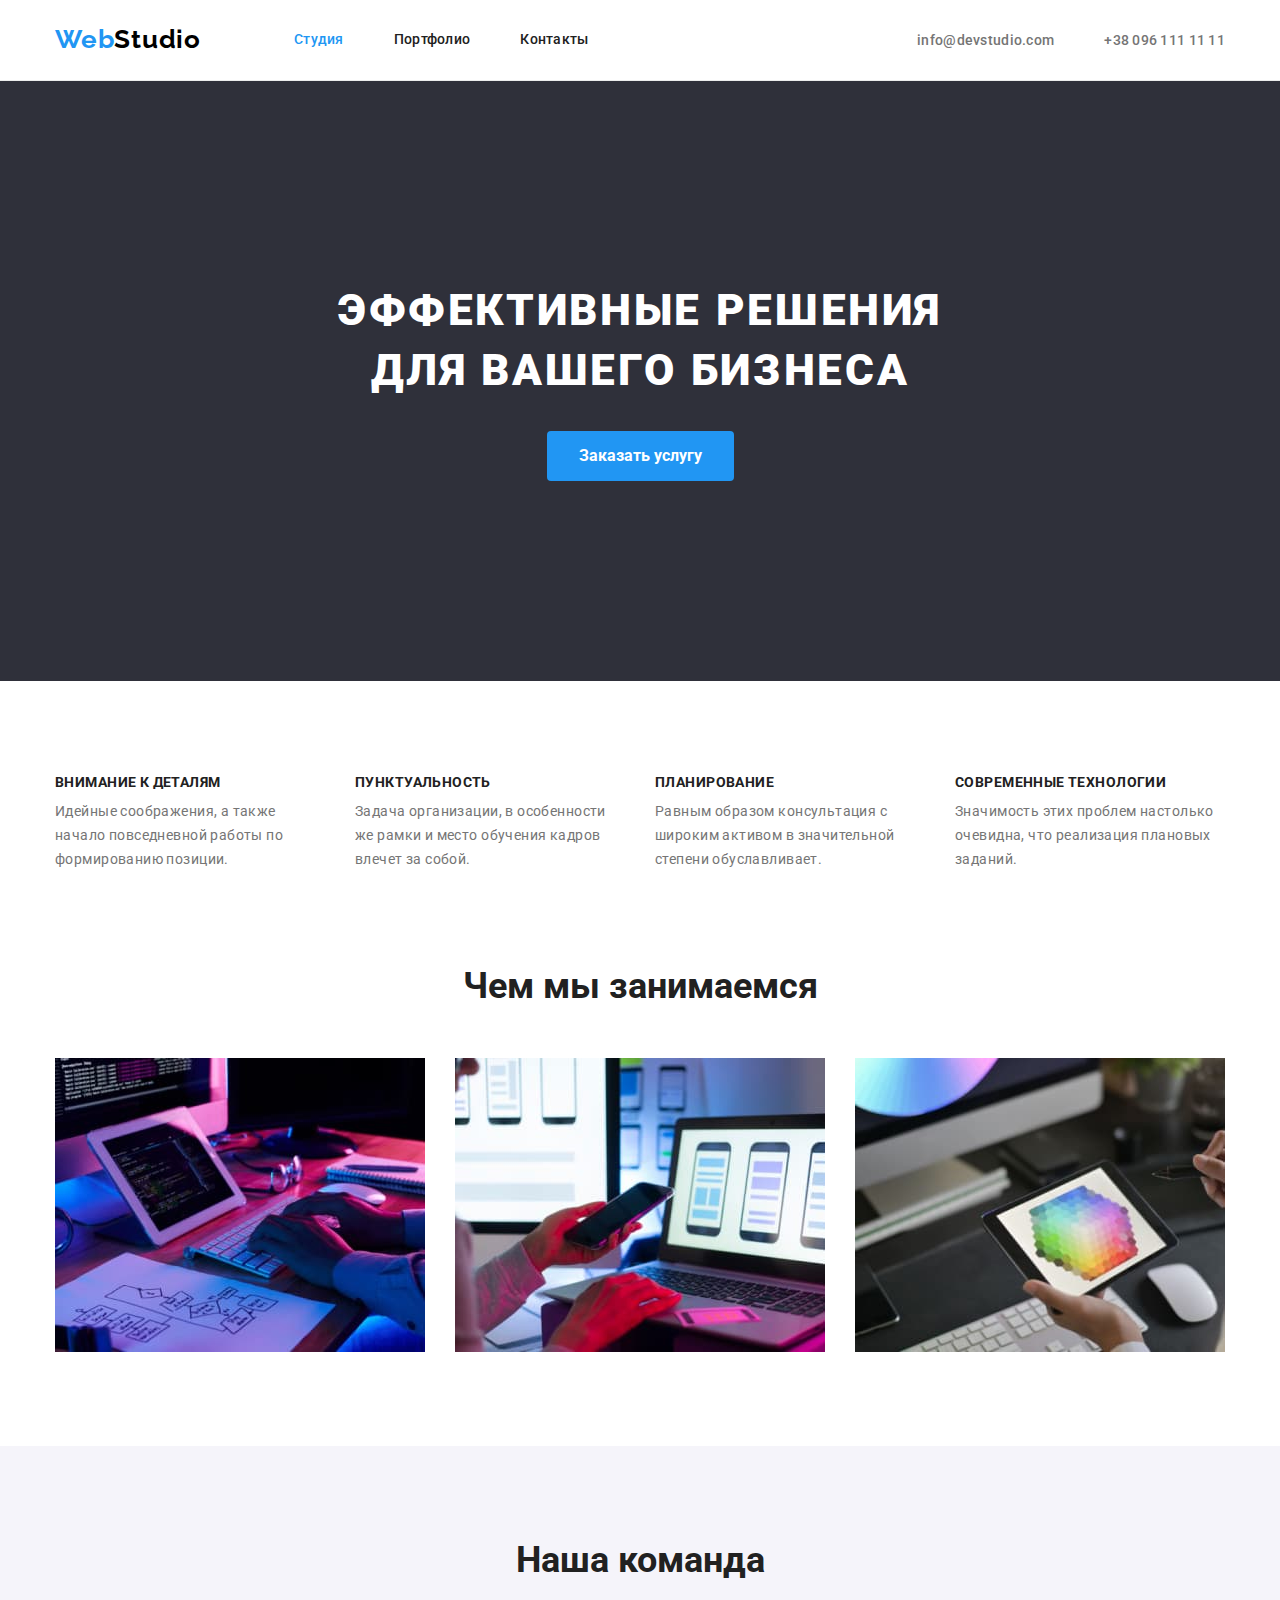
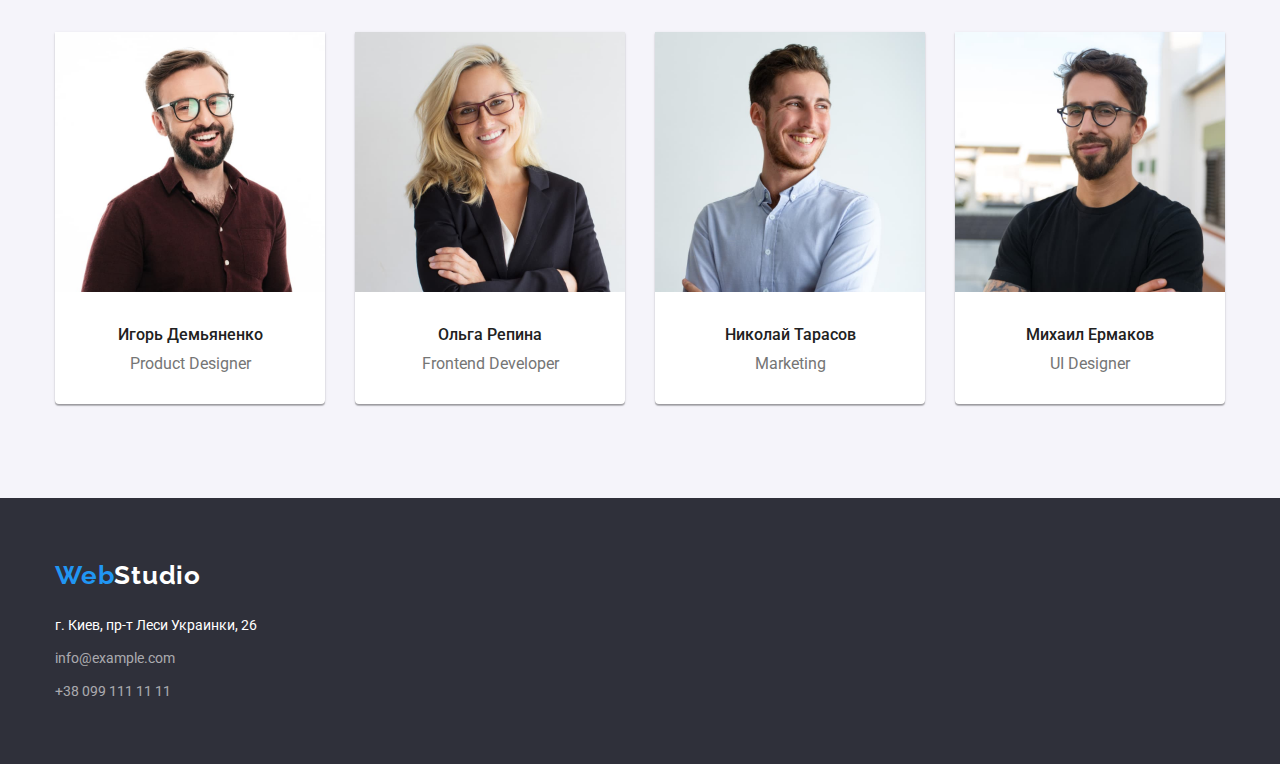
<file: index.html>
<!DOCTYPE html>
<html lang="ru">
  <head>
    <meta charset="UTF-8" />
    <meta http-equiv="X-UA-Compatible" content="IE=edge" />
    <meta name="viewport" content="width=device-width, initial-scale=1.0" />
    <title>Студия</title>
    <link rel="preconnect" href="https://fonts.googleapis.com" />
    <link rel="preconnect" href="https://fonts.gstatic.com" crossorigin />
    <link
      href="https://fonts.googleapis.com/css2?family=Raleway:wght@700&family=Roboto:wght@400;500;700;900&display=swap"
      rel="stylesheet"
    />
    <link
      rel="stylesheet"
      href="https://cdnjs.cloudflare.com/ajax/libs/modern-normalize/1.1.0/modern-normalize.min.css"
    />
    <link rel="stylesheet" href="./css/styles.css" />
  </head>
  <body>
    <!-- Navigation -->
    <header class="header">
      <div class="container main-nav">
        <a class="logo" href="./index.html" lang="en">
          <span class="logo-web">Web</span>Studio
        </a>
        <nav>
          <ul class="site-nav list">
            <li class="item">
              <a href="./index.html" class="site-nav-list-element current-page"
                >Студия</a
              >
            </li>
            <li class="item">
              <a href="./portfolio.html" class="site-nav-list-element"
                >Портфолио</a
              >
            </li>
            <li class="item">
              <a href="" class="site-nav-list-element">Контакты</a>
            </li>
          </ul>
        </nav>
        <ul class="contacts list">
          <li class="item">
            <a href="mailto:info@example.com" class="auth-nav-list-element"
              >info@devstudio.com</a
            >
          </li>
          <li class="item">
            <a href="tel:+380991111111" class="auth-nav-list-element"
              >+38 096 111 11 11</a
            >
          </li>
        </ul>
      </div>
    </header>

    <main>
      <!-- Hero -->
      <section class="section-hero">
        <div class="container hero">
          <h1 class="hero-title">Эффективные решения для вашего бизнеса</h1>
          <button class="button btn-hero" type="button">Заказать услугу</button>
        </div>
      </section>

      <!-- Benefits -->
      <section class="section-benefits">
        <div class="container">
          <h2 class="h-delete">Преимущества</h2>
          <ul class="benefits-list list">
            <li class="benefits-item list">
              <h3>Внимание к деталям</h3>
              <p>
                Идейные соображения, а также начало повседневной работы по
                формированию позиции.
              </p>
            </li>
            <li class="benefits-item list">
              <h3>Пунктуальность</h3>
              <p>
                Задача организации, в особенности же рамки и место обучения
                кадров влечет за собой.
              </p>
            </li>
            <li class="benefits-item list">
              <h3>Планирование</h3>
              <p>
                Равным образом консультация с широким активом в значительной
                степени обуславливает.
              </p>
            </li>
            <li class="benefits-item list">
              <h3>Современные технологии</h3>
              <p>
                Значимость этих проблем настолько очевидна, что реализация
                плановых заданий.
              </p>
            </li>
          </ul>
        </div>
      </section>

      <!-- Чем мы занимаемся -->
      <section class="section-occupation section">
        <div class="container">
          <h2 class="title-occupation">Чем мы занимаемся</h2>
          <ul class="occupation-list">
            <li class="list">
              <img
                src="./images/box-1.jpg"
                alt="Человек набирает код"
                width="370"
              />
            </li>
            <li class="list">
              <img
                src="./images/box-2.jpg"
                alt="Прототип на мобильном телефоне"
                width="370"
              />
            </li>
            <li class="list">
              <img
                src="./images/box-3.jpg"
                alt="Выбор цвета из большого количества вариантов"
                width="370"
              />
            </li>
          </ul>
        </div>
      </section>

      <!-- Наша команда -->
      <section class="section-people section">
        <div class="container">
          <h2 class="title-people">Наша команда</h2>
          <ul class="people-list list">
            <li class="item-people">
              <img
                src="./images/photo-igor.jpg"
                alt="Фотография Игоря Демьяненко"
                width="270"
              />
              <div class="people-text">
                <h3 class="item-people-title">Игорь Демьяненко</h3>
                <p class="item-people-text" lang="en">Product Designer</p>
              </div>
            </li>
            <li class="item-people">
              <img
                src="./images/photo-olga.jpg"
                alt="Фотография Ольги Репиной"
                width="270"
              />
              <div class="people-text">
                <h3 class="item-people-title">Ольга Репина</h3>
                <p class="item-people-text" lang="en">Frontend Developer</p>
              </div>
            </li>
            <li class="item-people">
              <img
                src="./images/photo-nikolay.jpg"
                alt="Фотография Николай Тарасова"
                width="270"
              />
              <div class="people-text">
                <h3 class="item-people-title">Николай Тарасов</h3>
                <p class="item-people-text" lang="en">Marketing</p>
              </div>
            </li>
            <li class="item-people">
              <img
                src="./images/photo-mihail.jpg"
                alt="Фотография Михаила Ермакова"
                width="270"
              />
              <div class="people-text">
                <h3 class="item-people-title">Михаил Ермаков</h3>
                <p class="item-people-text" lang="en">UI Designer</p>
              </div>
            </li>
          </ul>
        </div>
      </section>
    </main>

    <footer class="footer">
      <div class="container">
        <a class="logo ftr" href="./index.html" lang="en">
          <span class="logo-web">Web</span>Studio</a
        >
        <address>
          <ul class="list">
            <li>
              <a class="address" href="https://goo.gl/maps/RJu5ky6C8ofXvxGWA"
                >г. Киев, пр-т Леси Украинки, 26</a
              >
            </li>
            <li>
              <a class="mail" href="mailto:info@example.com"
                >info@example.com</a
              >
            </li>
            <li>
              <a class="tel" href="tel:+380991111111">+38 099 111 11 11</a>
            </li>
          </ul>
        </address>
      </div>
    </footer>
  </body>
</html>
</file>
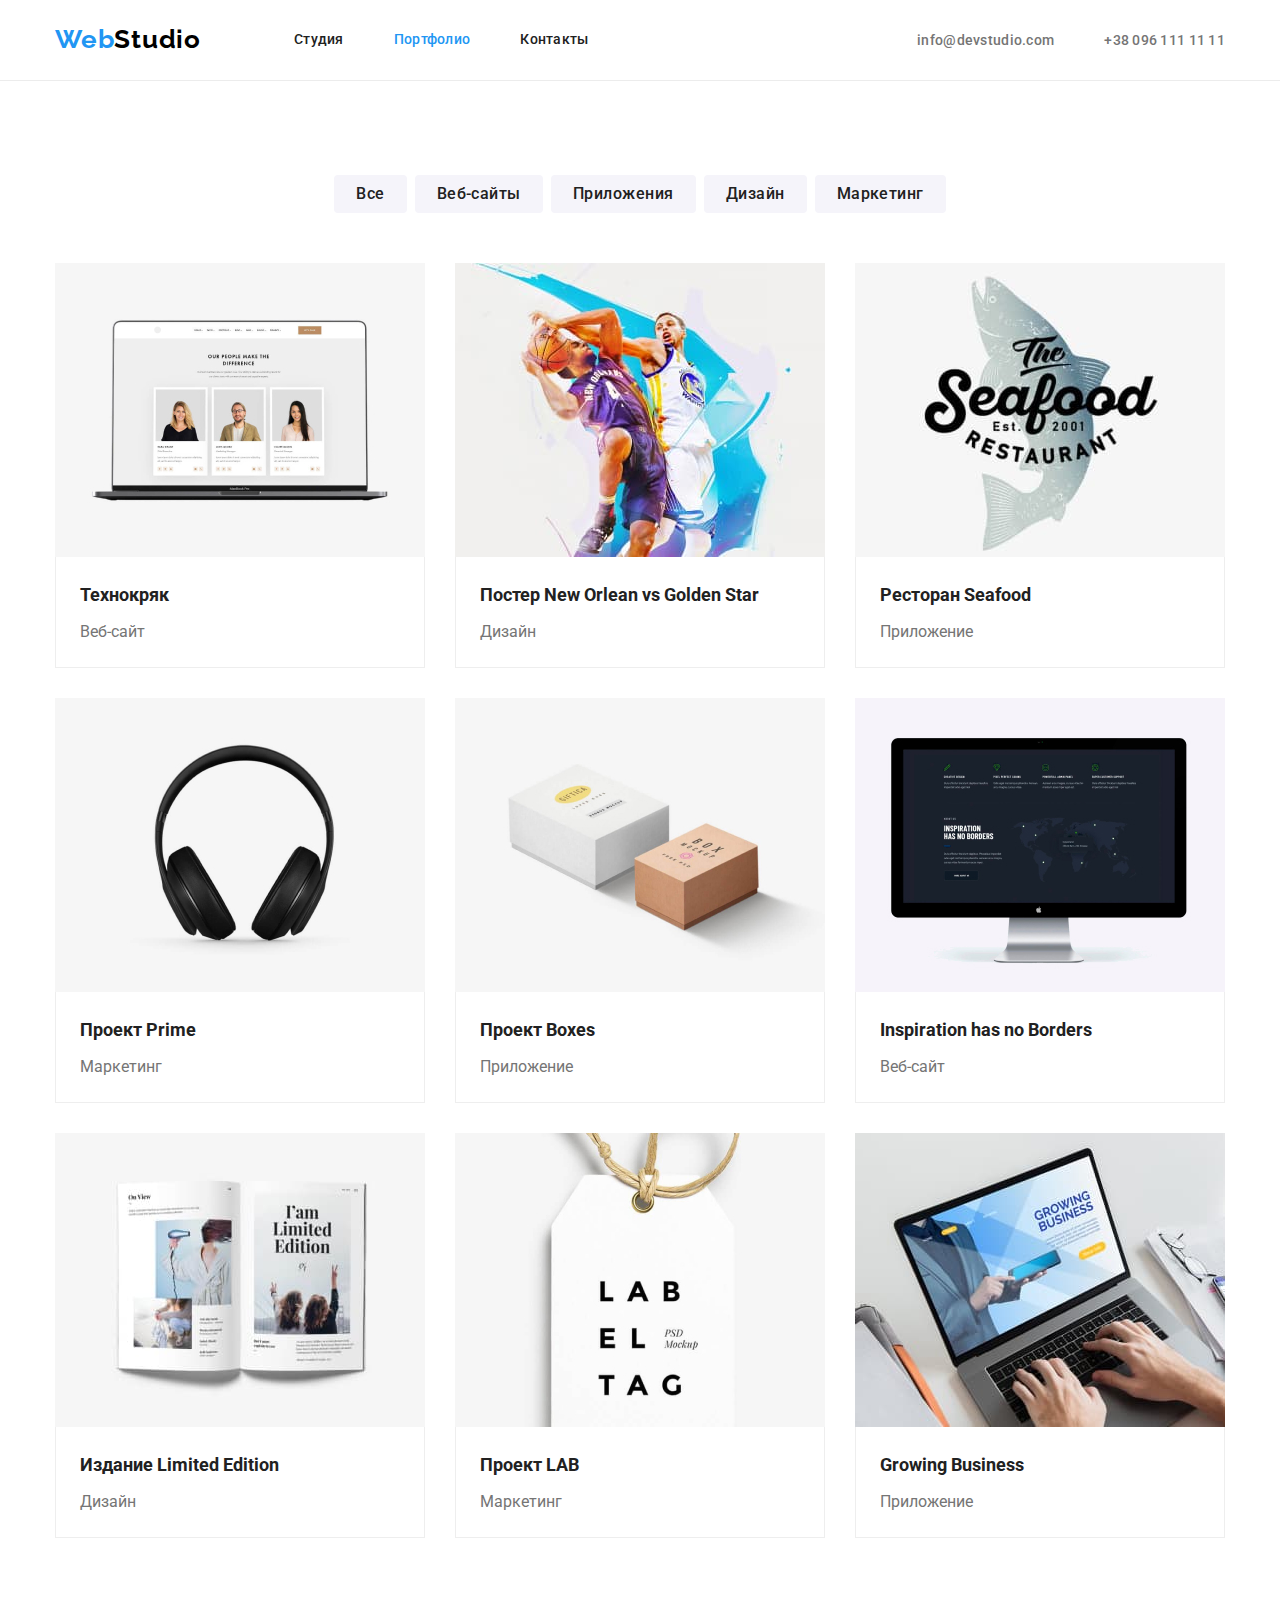
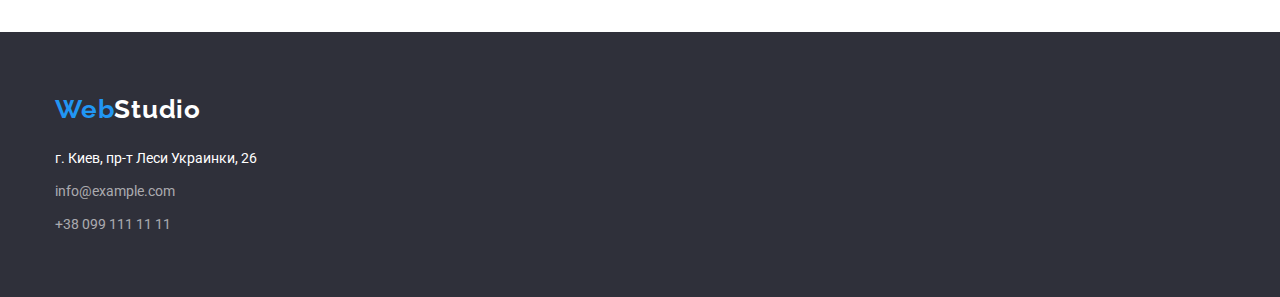
<file: portfolio.html>
<!DOCTYPE html>
<html lang="en">
  <head>
    <meta charset="UTF-8" />
    <meta http-equiv="X-UA-Compatible" content="IE=edge" />
    <meta name="viewport" content="width=device-width, initial-scale=1.0" />
    <title>Portfolio</title>
    <link rel="preconnect" href="https://fonts.googleapis.com" />
    <link rel="preconnect" href="https://fonts.gstatic.com" crossorigin />
    <link
      href="https://fonts.googleapis.com/css2?family=Raleway:wght@700&family=Roboto:wght@400;500;700;900&display=swap"
      rel="stylesheet"
    />
    <link
      rel="stylesheet"
      href="https://cdnjs.cloudflare.com/ajax/libs/modern-normalize/1.1.0/modern-normalize.min.css"
    />
    <link rel="stylesheet" href="./css/styles.css" />
  </head>
  <body>
    <!-- Navigation -->
    <header class="header">
      <div class="container main-nav">
        <a class="logo" href="./index.html" lang="en">
          <span class="logo-web">Web</span>Studio</a
        >
        <nav>
          <ul class="site-nav list">
            <li class="item">
              <a href="./index.html" class="site-nav-list-element">Студия</a>
            </li>
            <li class="item">
              <a
                href="./portfolio.html"
                class="site-nav-list-element current-page"
                >Портфолио</a
              >
            </li>
            <li class="item">
              <a href="" class="site-nav-list-element">Контакты</a>
            </li>
          </ul>
        </nav>
        <ul class="contacts list">
          <li class="item">
            <a href="mailto:info@example.com" class="auth-nav-list-element"
              >info@devstudio.com</a
            >
          </li>
          <li class="item">
            <a href="tel:+380991111111" class="auth-nav-list-element"
              >+38 096 111 11 11</a
            >
          </li>
        </ul>
      </div>
    </header>
    <main>
      <section class="section">
        <div class="container">
          <h1 class="h-delete">Portfolio</h1>
          <div>
            <ul class="categories-list list">
              <li class="categories-item">
                <button class="button btn-radio" type="button">Все</button>
              </li>
              <li class="categories-item">
                <button class="button btn-radio" type="button">
                  Веб-сайты
                </button>
              </li>
              <li class="categories-item">
                <button class="button btn-radio" type="button">
                  Приложения
                </button>
              </li>
              <li class="categories-item">
                <button class="button btn-radio" type="button">Дизайн</button>
              </li>
              <li class="categories-item">
                <button class="button btn-radio" type="button">
                  Маркетинг
                </button>
              </li>
            </ul>
          </div>

          <!-- Portfolio -->

          <ul class="portfolio-list list">
            <li class="item-project">
              <img
                class="portfolio-img"
                src="./images/portfolio-tehnokrak.jpg"
                alt="Страница веб-сайта на ноутбуке"
                width="370"
              />
              <div class="item-project-text">
                <h2 class="portfolio-title">Технокряк</h2>
                <p class="portfolio-text">Веб-сайт</p>
              </div>
            </li>
            <li class="item-project">
              <img
                class="portfolio-img"
                src="./images/portfolio-new-orlean-vs-golden-star.jpg"
                alt="Два баскетболиста в прыжке борятся за мяч"
                width="370"
              />
              <div class="item-project-text">
                <h2 class="portfolio-title">
                  Постер New Orlean vs Golden Star
                </h2>
                <p class="portfolio-text">Дизайн</p>
              </div>
            </li>
            <li class="item-project">
              <img
                class="portfolio-img"
                src="./images/portfolio-seafood.jpg"
                alt="Логотип ресторана Seafood, рыба на фоне"
                width="370"
              />
              <div class="item-project-text">
                <h2 class="portfolio-title">Ресторан Seafood</h2>
                <p class="portfolio-text">Приложение</p>
              </div>
            </li>
            <li class="item-project">
              <img
                class="portfolio-img"
                src="./images/portfolio-prime.jpg"
                alt="Наушники"
                width="370"
              />
              <div class="item-project-text">
                <h2 class="portfolio-title">Проект Prime</h2>
                <p class="portfolio-text">Маркетинг</p>
              </div>
            </li>
            <li class="item-project">
              <img
                class="portfolio-img"
                src="./images/portfolio-boxes.jpg"
                alt="Две упаковки, одна белая, вторая крафтовая"
                width="370"
              />
              <div class="item-project-text">
                <h2 class="portfolio-title">Проект Boxes</h2>
                <p class="portfolio-text">Приложение</p>
              </div>
            </li>
            <li class="item-project">
              <img
                class="portfolio-img"
                src="./images/portfolio-inspiration-has-no-borders.jpg"
                alt="Страница веб-сайта на мониторе"
                width="370"
              />
              <div class="item-project-text">
                <h2 class="portfolio-title">Inspiration has no Borders</h2>
                <p class="portfolio-text">Веб-сайт</p>
              </div>
            </li>
            <li class="item-project">
              <img
                class="portfolio-img"
                src="./images/portfolio-limited-edition.jpg"
                alt="Открытый каталог"
                width="370"
              />
              <div class="item-project-text">
                <h2 class="portfolio-title">Издание Limited Edition</h2>
                <p class="portfolio-text">Дизайн</p>
              </div>
            </li>
            <li class="item-project">
              <img
                class="portfolio-img"
                src="./images/portfolio-lab.jpg"
                alt="Бирка бренда одежды"
                width="370"
              />
              <div class="item-project-text">
                <h2 class="portfolio-title">Проект LAB</h2>
                <p class="portfolio-text">Маркетинг</p>
              </div>
            </li>
            <li class="item-project">
              <img
                class="portfolio-img"
                src="./images/portfolio-growing-business.jpg"
                alt="Страница веб-сайта на ноутбуке"
                width="370"
              />
              <div class="item-project-text">
                <h2 class="portfolio-title">Growing Business</h2>
                <p class="portfolio-text">Приложение</p>
              </div>
            </li>
          </ul>
        </div>
      </section>
    </main>
    <footer class="footer">
      <div class="ftr-section container">
        <a class="logo ftr" href="./index.html" lang="en">
          <span class="logo-web">Web</span>Studio</a
        >
        <address>
          <ul class="list">
            <li>
              <a class="address" href="https://goo.gl/maps/RJu5ky6C8ofXvxGWA"
                >г. Киев, пр-т Леси Украинки, 26</a
              >
            </li>
            <li>
              <a class="mail" href="mailto:info@example.com"
                >info@example.com</a
              >
            </li>
            <li>
              <a class="tel" href="tel:+380991111111">+38 099 111 11 11</a>
            </li>
          </ul>
        </address>
      </div>
    </footer>
  </body>
</html>
</file>
<file: css/styles.css>
:root {
  --accent-color: #2196f3;
  --primary-text-color: #757575;
  --title-text-color: #212121;
  --primary-white-color: #ffffff;
  --secondary-color: #f5f4fa;
  --footer-bg-color: #2f303a;
}

body {
  font-family: Roboto, sans-serif;
  color: var(--title-text-color);
}

a {
  text-decoration: none;
}

h1,
h2,
h3,
p,
ul {
  padding: 0;
  margin: 0;
}

/* visually-hidden */
.h-delete {
  position: absolute;
  white-space: nowrap;
  width: 1px;
  height: 1px;
  overflow: hidden;
  border: 0;
  padding: 0;
  clip: rect(0 0 0 0);
  clip-path: inset(50%);
  margin: -1px;
}

.container {
  padding-left: 15px;
  padding-right: 15px;
  width: 1200px;
  margin: 0 auto;
  /* outline: 2px solid tomato; */
}

.section {
  padding-top: 94px;
  padding-bottom: 94px;
}

.list {
  margin: 0;
  padding: 0;
  list-style: none;
}

/* Haeder */
.header {
  border-bottom: 1px solid #ececec;
}

.main-nav {
  display: flex;
  align-items: center;
}

.logo {
  color: #000000;
  font-family: Raleway;
  font-style: normal;
  font-weight: bold;
  font-size: 26px;
  line-height: 1.38;
  letter-spacing: 0.03em;
  text-decoration: none;

  margin-right: 93px;
}

.logo.ftr {
  color: var(--primary-white-color);
}

.logo-web {
  color: var(--accent-color);
}

/* Navigation */
.site-nav {
  display: flex;
}

.site-nav .item:not(:last-child) {
  margin-right: 50px;
}

.site-nav-list-element {
  display: block;
  padding-top: 32px;
  padding-bottom: 32px;

  color: var(--title-text-color);

  font-weight: 500;
  font-size: 14px;
  line-height: 1.14;
  letter-spacing: 0.02em;
}

.site-nav-list-element:hover,
.site-nav-list-element:focus {
  font-weight: 500;
  font-size: 14px;
  line-height: 1.14;
  letter-spacing: 0.02em;
  color: var(--accent-color);
}

.auth-nav-list-element {
  font-weight: 500;
  font-size: 14px;
  line-height: 1.14;
  letter-spacing: 0.02em;
  color: var(--primary-text-color);
}

.auth-nav-list-element:hover,
.auth-nav-list-element:focus {
  color: var(--accent-color);
}

.site-nav-list-element.current-page {
  color: var(--accent-color);
}

.contacts {
  display: flex;
  margin-left: auto;
}

.contacts .item + .item {
  margin-left: 50px;
}

/*  Hero  */
.section-hero {
  background-color: var(--footer-bg-color);
  text-align: center;
  padding-top: 200px;
  padding-bottom: 200px;
}

.hero-title {
  margin: 0 auto;
  width: 650px;

  font-weight: 900;
  font-size: 44px;
  text-transform: uppercase;
  letter-spacing: 0.06em;
  line-height: 1.36;
  color: var(--primary-white-color);
}

/*  Button  */
.button {
  color: var(--title-text-color);
  background-color: var(--secondary-color);
  font-family: inherit;
  font-size: 16px;
  padding: 10px 32px;
  display: inline-block;
  border: none;
  border-radius: 4px;
  cursor: pointer;
  margin: 0;
}

.button.btn-hero {
  color: var(--primary-white-color);
  background-color: var(--accent-color);
  font-weight: 700;
  line-height: 1.87;
  margin-top: 30px;
}

.button.btn-hero:hover,
.button.btn-hero:focus {
  color: var(--primary-white-color);
  background-color: var(--accent-color);
  font-weight: 700;
}

.button.btn-radio {
  color: var(--title-text-color);
  font-weight: 500;
  letter-spacing: 0.03em;
  line-height: 1.62;
  padding: 6px 22px;
}

.button.btn-radio:hover,
.button.btn-radio:focus {
  color: var(--primary-white-color);
  background-color: var(--accent-color);
  font-weight: 500;
  padding: 6px 22px;
  box-shadow: 0px 3px 1px rgba(0, 0, 0, 0.1), 0px 1px 2px rgba(0, 0, 0, 0.08),
    0px 2px 2px rgba(0, 0, 0, 0.12);
}

/* Benefits */
.section-benefits {
  padding-top: 94px;
}

.benefits-list {
  display: flex;
  justify-content: space-between;
}

.benefits-item h3 {
  font-weight: 700;
  font-size: 14px;
  line-height: 1.14;
  letter-spacing: 0.03em;
  text-transform: uppercase;
  color: var(--title-text-color);
}

.benefits-item p {
  font-size: 14px;
  line-height: 1.71;
  letter-spacing: 0.03em;
  color: var(--primary-text-color);

  margin-top: 10px;
  width: 270px;
}

/* Чем мы занимаемся */
.title-occupation {
  font-size: 36px;
  font-weight: 700;
  line-height: 1.16;
  text-align: center;
}

.item-occupation {
  list-style: none;
}

.occupation-list {
  display: flex;
  margin-top: 50px;
}

.occupation-list .list + .list {
  margin-left: 30px;
}

.occupation-list img {
  display: block;
}

/* Наша команда */
.section-people {
  background-color: var(--secondary-color);
}

.title-people {
  font-size: 36px;
  font-weight: 700;
  line-height: 1.16;

  text-align: center;
}

.people-list {
  display: flex;
  margin-top: 50px;
}

.people-text {
  padding-top: 30px;
  padding-bottom: 30px;
}

.item-people-title {
  font-size: 16px;
  font-weight: 500;
  line-height: 1.18;
  text-align: center;
}

.people-list .item-people + .item-people {
  margin-left: 30px;
}

.item-people-text {
  font-size: 16px;
  line-height: 1.18;
  color: var(--primary-text-color);
  margin-top: 10px;
  text-align: center;
}

.item-people {
  width: 270px;
  background-color: #ffffff;
  box-shadow: 0px 1px 3px rgba(0, 0, 0, 0.12), 0px 1px 1px rgba(0, 0, 0, 0.14),
    0px 2px 1px rgba(0, 0, 0, 0.2);
  border-radius: 0px 0px 4px 4px;
}

/* Foooter */
.footer {
  background-color: var(--footer-bg-color);
  padding-top: 60px;
  padding-bottom: 60px;
}

.address {
  color: var(--primary-white-color);
  font-family: Roboto;
  font-style: normal;
  font-weight: 400;
  font-size: 14px;
  line-height: 1.71;
  margin-top: 20px;
  display: block;
}

.mail,
.tel {
  color: rgba(255, 255, 255, 0.6);
  font-family: Roboto;
  font-style: normal;
  font-weight: 400;
  font-size: 14px;
  line-height: 1.71;
  margin-top: 9px;
  display: block;
}

.address:hover,
.address:focus,
.mail:hover,
.mail:focus,
.tel:hover,
.tel:focus {
  color: var(--accent-color);
}

/* ------------ Page Portfolio -------------- */
.categories-list {
  display: flex;
  justify-content: center;
}

.categories-list > .categories-item + .categories-item {
  margin-left: 8px;
}

.portfolio-list {
  margin-top: 50px;
  display: flex;
  flex-wrap: wrap;
}

.item-project {
  width: 370px;

  margin-right: 30px;
  margin-bottom: 30px;
}

.item-project:nth-child(3n) {
  margin-right: 0;
}

.item-project:nth-last-child(-n + 3) {
  margin-bottom: 0;
}

.item-project-text {
  padding: 20px 24px;
  border-left: 1px solid #eeeeee;
  border-right: 1px solid #eeeeee;
  border-bottom: 1px solid #eeeeee;
}

.portfolio-title {
  font-size: 18px;
  line-height: 2;
}

.portfolio-text {
  font-size: 16px;
  line-height: 1.87;

  color: var(--primary-text-color);
  margin-top: 4px;
}

.item-project img {
  display: block;
}
</file>
